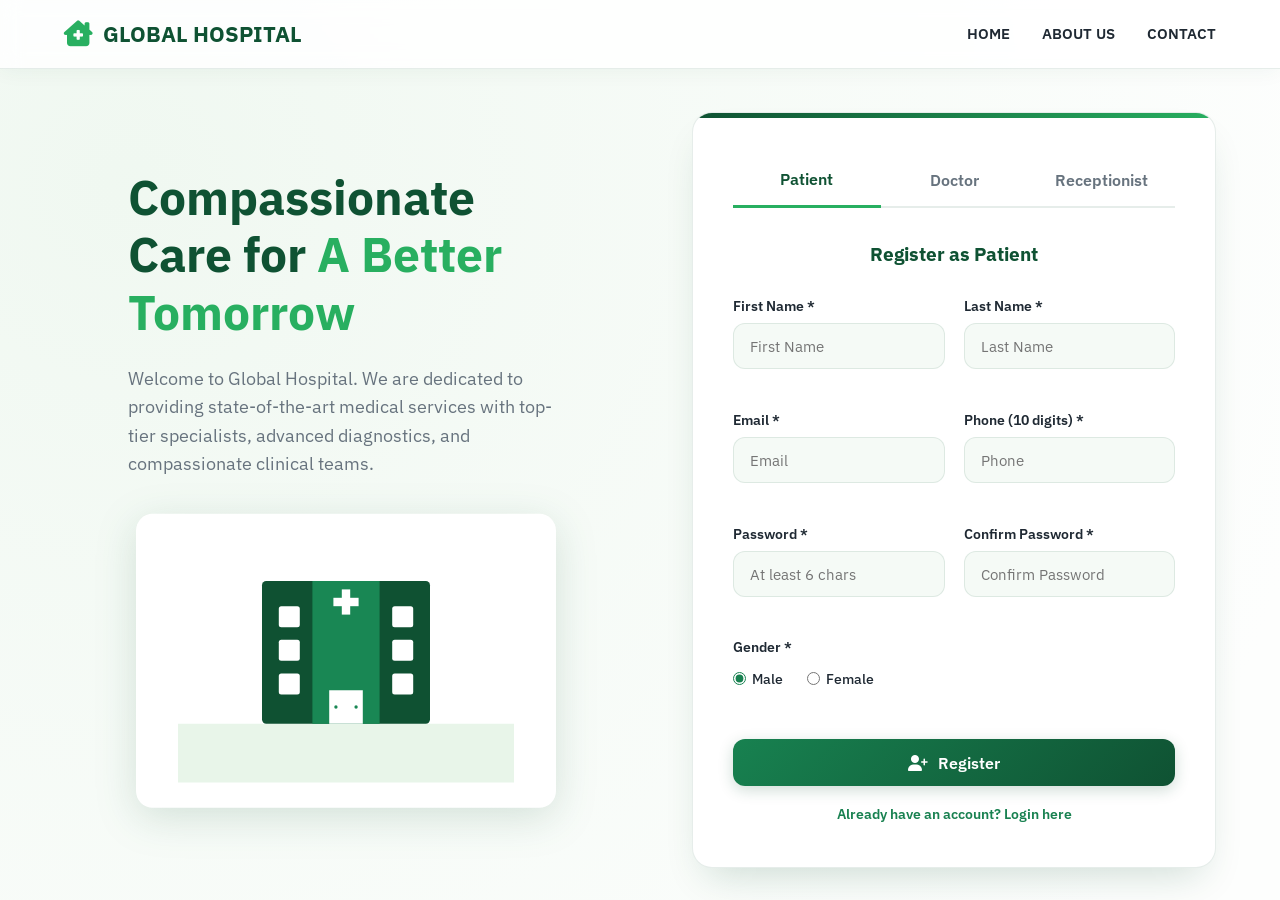
<file: frontend/index.html>
<!DOCTYPE html>
<html lang="en">
<head>
  <meta charset="UTF-8">
  <meta name="viewport" content="width=device-width, initial-scale=1.0">
  <title>Global Hospital - Care & Trust</title>
  <link rel="shortcut icon" type="image/x-icon" href="image/favicon.png" />
  <link rel="stylesheet" href="css/style.css">
  <link rel="stylesheet" href="https://cdnjs.cloudflare.com/ajax/libs/font-awesome/6.4.0/css/all.min.css">
</head>
<body>

  <!-- Premium Navigation -->
  <nav class="navbar">
    <a href="index.html" class="nav-brand">
      <i class="fa-solid fa-house-chimney-medical"></i>
      <span>GLOBAL HOSPITAL</span>
    </a>
    <ul class="nav-links">
      <li><a href="index.html" class="active">HOME</a></li>
      <li><a href="about.html">ABOUT US</a></li>
      <li><a href="contact.html">CONTACT</a></li>
    </ul>
  </nav>

  <!-- Hero Content -->
  <div class="hero-container">
    <div class="hero-left">
      <h1>Compassionate Care for <span>A Better Tomorrow</span></h1>
      <p>Welcome to Global Hospital. We are dedicated to providing state-of-the-art medical services with top-tier specialists, advanced diagnostics, and compassionate clinical teams.</p>
      
      <div style="text-align: center;">
        <!-- Using a high-quality online SVG placeholder or generic vector for hospital styling -->
        <svg viewBox="0 0 500 350" width="100%" height="auto" style="max-width: 420px; filter: drop-shadow(0 10px 20px rgba(15,81,50,0.15));">
          <rect width="500" height="350" rx="20" fill="#ffffff"/>
          <path d="M 50 250 L 450 250 L 450 320 L 50 320 Z" fill="#e8f5e9"/>
          <!-- Hospital building vector design -->
          <rect x="150" y="80" width="200" height="170" fill="#0f5132" rx="5"/>
          <rect x="210" y="80" width="80" height="170" fill="#198754"/>
          <!-- Windows -->
          <rect x="170" y="110" width="25" height="25" rx="3" fill="#ffffff"/>
          <rect x="170" y="150" width="25" height="25" rx="3" fill="#ffffff"/>
          <rect x="170" y="190" width="25" height="25" rx="3" fill="#ffffff"/>
          <rect x="305" y="110" width="25" height="25" rx="3" fill="#ffffff"/>
          <rect x="305" y="150" width="25" height="25" rx="3" fill="#ffffff"/>
          <rect x="305" y="190" width="25" height="25" rx="3" fill="#ffffff"/>
          <!-- Hospital Cross Symbol -->
          <rect x="235" y="100" width="30" height="10" fill="#ffffff"/>
          <rect x="245" y="90" width="10" height="30" fill="#ffffff"/>
          <!-- Door -->
          <path d="M 230 250 L 230 210 L 270 210 L 270 250 Z" fill="#ffffff"/>
          <circle cx="238" cy="230" r="2" fill="#198754"/>
          <circle cx="262" cy="230" r="2" fill="#198754"/>
        </svg>
      </div>
    </div>

    <div class="hero-right">
      <div class="auth-card">
        <!-- Tabs Navigation -->
        <div class="auth-tabs">
          <button class="auth-tab-btn active" id="btn-tab-patient" onclick="switchTab('patient')">Patient</button>
          <button class="auth-tab-btn" id="btn-tab-doctor" onclick="switchTab('doctor')">Doctor</button>
          <button class="auth-tab-btn" id="btn-tab-receptionist" onclick="switchTab('receptionist')">Receptionist</button>
        </div>

        <div id="alert-box"></div>

        <!-- PATIENT AUTH (REGISTER/LOGIN TOGGLE) -->
        <div id="patient-auth-section">
          <!-- Patient Registration Form -->
          <div id="patient-register-form">
            <h3 style="color: var(--primary-color); margin-bottom: 1.5rem; text-align: center;">Register as Patient</h3>
            <form onsubmit="handlePatientRegister(event)" id="pat-reg-form">
              <div class="form-grid">
                <div class="form-group">
                  <label for="reg-fname">First Name *</label>
                  <input type="text" id="reg-fname" class="form-control" placeholder="First Name" required onkeydown="return alphaOnly(event)">
                </div>
                <div class="form-group">
                  <label for="reg-lname">Last Name *</label>
                  <input type="text" id="reg-lname" class="form-control" placeholder="Last Name" required onkeydown="return alphaOnly(event)">
                </div>
                <div class="form-group">
                  <label for="reg-email">Email *</label>
                  <input type="email" id="reg-email" class="form-control" placeholder="Email" required>
                </div>
                <div class="form-group">
                  <label for="reg-contact">Phone (10 digits) *</label>
                  <input type="tel" id="reg-contact" class="form-control" placeholder="Phone" pattern="[0-9]{10}" required>
                </div>
                <div class="form-group">
                  <label for="reg-password">Password *</label>
                  <input type="password" id="reg-password" class="form-control" placeholder="At least 6 chars" required minlength="6" onkeyup="checkPasswordMatch()">
                </div>
                <div class="form-group">
                  <label for="reg-cpassword">Confirm Password *</label>
                  <input type="password" id="reg-cpassword" class="form-control" placeholder="Confirm Password" required onkeyup="checkPasswordMatch()">
                  <span id="pwd-match-msg" style="font-size: 0.8rem; font-weight: 600;"></span>
                </div>
                <div class="form-group full-width">
                  <label>Gender *</label>
                  <div class="radio-group">
                    <label class="radio-label">
                      <input type="radio" name="pat-gender" value="Male" checked> Male
                    </label>
                    <label class="radio-label">
                      <input type="radio" name="pat-gender" value="Female"> Female
                    </label>
                  </div>
                </div>
              </div>
              <button type="submit" class="btn-primary" style="margin-top: 1.5rem;">
                <i class="fa-solid fa-user-plus"></i> Register
              </button>
            </form>
            <div style="text-align: center;">
              <a href="#" class="link-alt" onclick="togglePatientAuthView('login')">Already have an account? Login here</a>
            </div>
          </div>

          <!-- Patient Login Form -->
          <div id="patient-login-form" style="display: none;">
            <h3 style="color: var(--primary-color); margin-bottom: 1.5rem; text-align: center;">Patient Login</h3>
            <form onsubmit="handlePatientLogin(event)">
              <div class="form-group">
                <label for="pat-login-email">Email Address *</label>
                <input type="email" id="pat-login-email" class="form-control" placeholder="Enter Email" required>
              </div>
              <div class="form-group">
                <label for="pat-login-password">Password *</label>
                <input type="password" id="pat-login-password" class="form-control" placeholder="Enter Password" required>
              </div>
              <button type="submit" class="btn-primary" style="margin-top: 1.5rem;">
                <i class="fa-solid fa-right-to-bracket"></i> Login
              </button>
            </form>
            <div style="text-align: center;">
              <a href="#" class="link-alt" onclick="togglePatientAuthView('register')">New Patient? Register here</a>
            </div>
          </div>
        </div>

        <!-- DOCTOR LOGIN -->
        <div id="doctor-auth-section" style="display: none;">
          <h3 style="color: var(--primary-color); margin-bottom: 1.5rem; text-align: center;">Doctor Login</h3>
          <form onsubmit="handleDoctorLogin(event)">
            <div class="form-group">
              <label for="doc-login-username">Username *</label>
              <input type="text" id="doc-login-username" class="form-control" placeholder="Username" required>
            </div>
            <div class="form-group">
              <label for="doc-login-password">Password *</label>
              <input type="password" id="doc-login-password" class="form-control" placeholder="Password" required>
            </div>
            <button type="submit" class="btn-primary" style="margin-top: 1.5rem;">
              <i class="fa-solid fa-user-md"></i> Login
            </button>
          </form>
        </div>

        <!-- RECEPTIONIST LOGIN -->
        <div id="receptionist-auth-section" style="display: none;">
          <h3 style="color: var(--primary-color); margin-bottom: 1.5rem; text-align: center;">Receptionist Login</h3>
          <form onsubmit="handleReceptionistLogin(event)">
            <div class="form-group">
              <label for="rec-login-username">Username *</label>
              <input type="text" id="rec-login-username" class="form-control" placeholder="Username" required>
            </div>
            <div class="form-group">
              <label for="rec-login-password">Password *</label>
              <input type="password" id="rec-login-password" class="form-control" placeholder="Password" required>
            </div>
            <button type="submit" class="btn-primary" style="margin-top: 1.5rem;">
              <i class="fa-solid fa-user-shield"></i> Login
            </button>
          </form>
        </div>

      </div>
    </div>
  </div>

  <script src="js/main.js"></script>
</body>
</html>
</file>
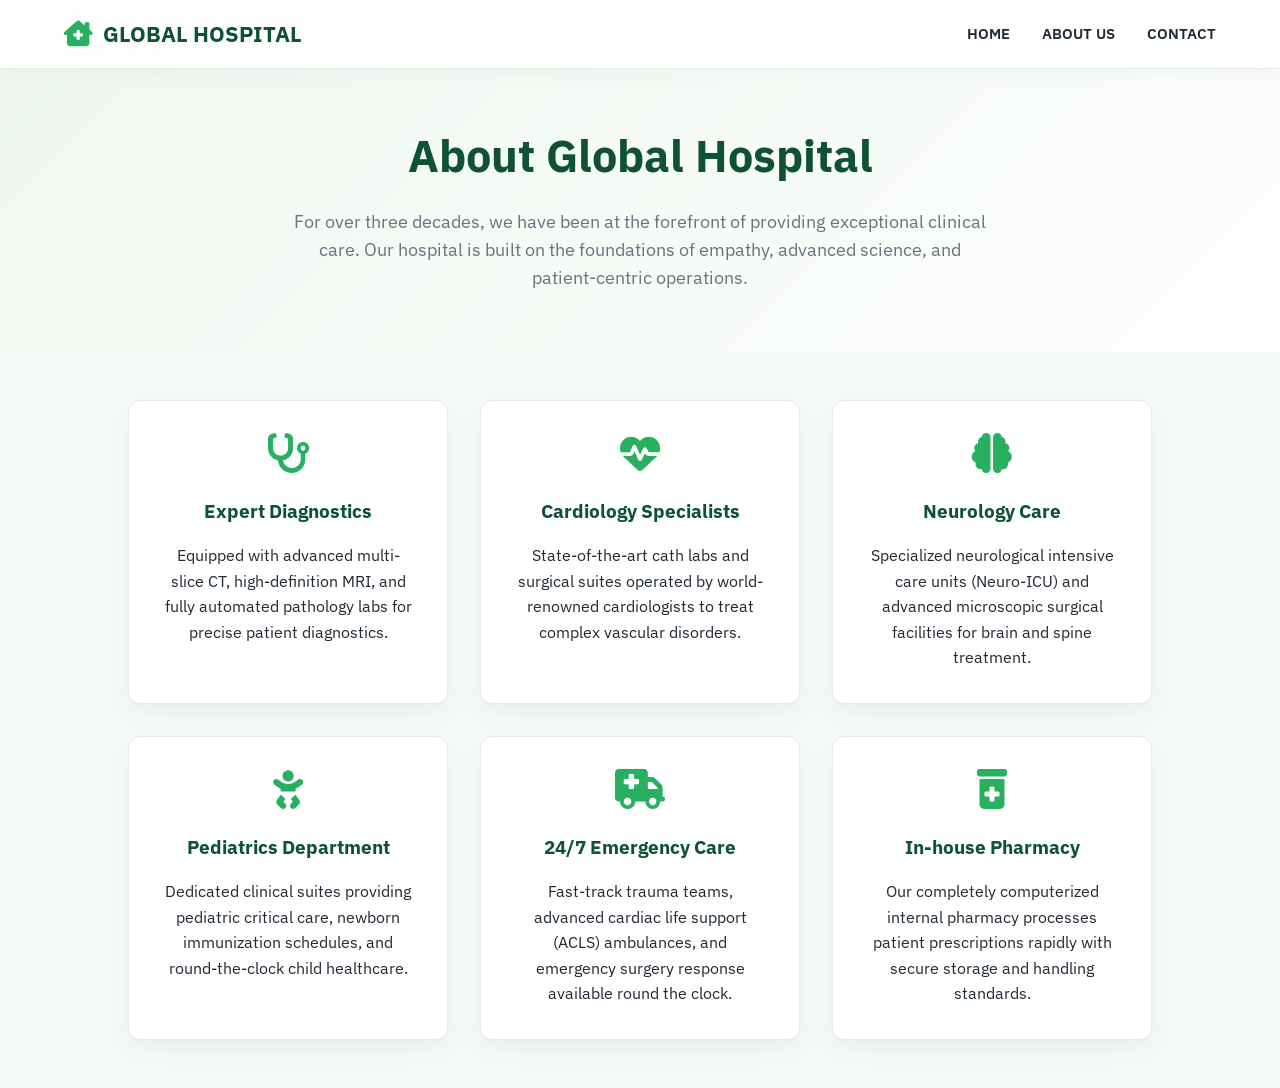
<file: frontend/about.html>
<!DOCTYPE html>
<html lang="en">
<head>
  <meta charset="UTF-8">
  <meta name="viewport" content="width=device-width, initial-scale=1.0">
  <title>About Us - Global Hospital</title>
  <link rel="shortcut icon" type="image/x-icon" href="image/favicon.png" />
  <link rel="stylesheet" href="css/style.css">
  <link rel="stylesheet" href="https://cdnjs.cloudflare.com/ajax/libs/font-awesome/6.4.0/css/all.min.css">
</head>
<body>

  <!-- Navigation -->
  <nav class="navbar">
    <a href="index.html" class="nav-brand">
      <i class="fa-solid fa-house-chimney-medical"></i>
      <span>GLOBAL HOSPITAL</span>
    </a>
    <ul class="nav-links">
      <li><a href="index.html">HOME</a></li>
      <li><a href="about.html" class="active">ABOUT US</a></li>
      <li><a href="contact.html">CONTACT</a></li>
    </ul>
  </nav>

  <!-- About Hero -->
  <header class="about-hero">
    <h1>About Global Hospital</h1>
    <p style="color: var(--text-muted); max-width: 700px; margin: 0 auto; font-size: 1.1rem;">
      For over three decades, we have been at the forefront of providing exceptional clinical care. Our hospital is built on the foundations of empathy, advanced science, and patient-centric operations.
    </p>
  </header>

  <!-- Service Cards -->
  <main class="about-grid">
    <div class="about-card">
      <i class="fa-solid fa-stethoscope"></i>
      <h3>Expert Diagnostics</h3>
      <p>Equipped with advanced multi-slice CT, high-definition MRI, and fully automated pathology labs for precise patient diagnostics.</p>
    </div>
    
    <div class="about-card">
      <i class="fa-solid fa-heart-pulse"></i>
      <h3>Cardiology Specialists</h3>
      <p>State-of-the-art cath labs and surgical suites operated by world-renowned cardiologists to treat complex vascular disorders.</p>
    </div>

    <div class="about-card">
      <i class="fa-solid fa-brain"></i>
      <h3>Neurology Care</h3>
      <p>Specialized neurological intensive care units (Neuro-ICU) and advanced microscopic surgical facilities for brain and spine treatment.</p>
    </div>

    <div class="about-card">
      <i class="fa-solid fa-baby"></i>
      <h3>Pediatrics Department</h3>
      <p>Dedicated clinical suites providing pediatric critical care, newborn immunization schedules, and round-the-clock child healthcare.</p>
    </div>

    <div class="about-card">
      <i class="fa-solid fa-truck-medical"></i>
      <h3>24/7 Emergency Care</h3>
      <p>Fast-track trauma teams, advanced cardiac life support (ACLS) ambulances, and emergency surgery response available round the clock.</p>
    </div>

    <div class="about-card">
      <i class="fa-solid fa-prescription-bottle-medical"></i>
      <h3>In-house Pharmacy</h3>
      <p>Our completely computerized internal pharmacy processes patient prescriptions rapidly with secure storage and handling standards.</p>
    </div>
  </main>

  <script src="js/main.js"></script>
</body>
</html>
</file>
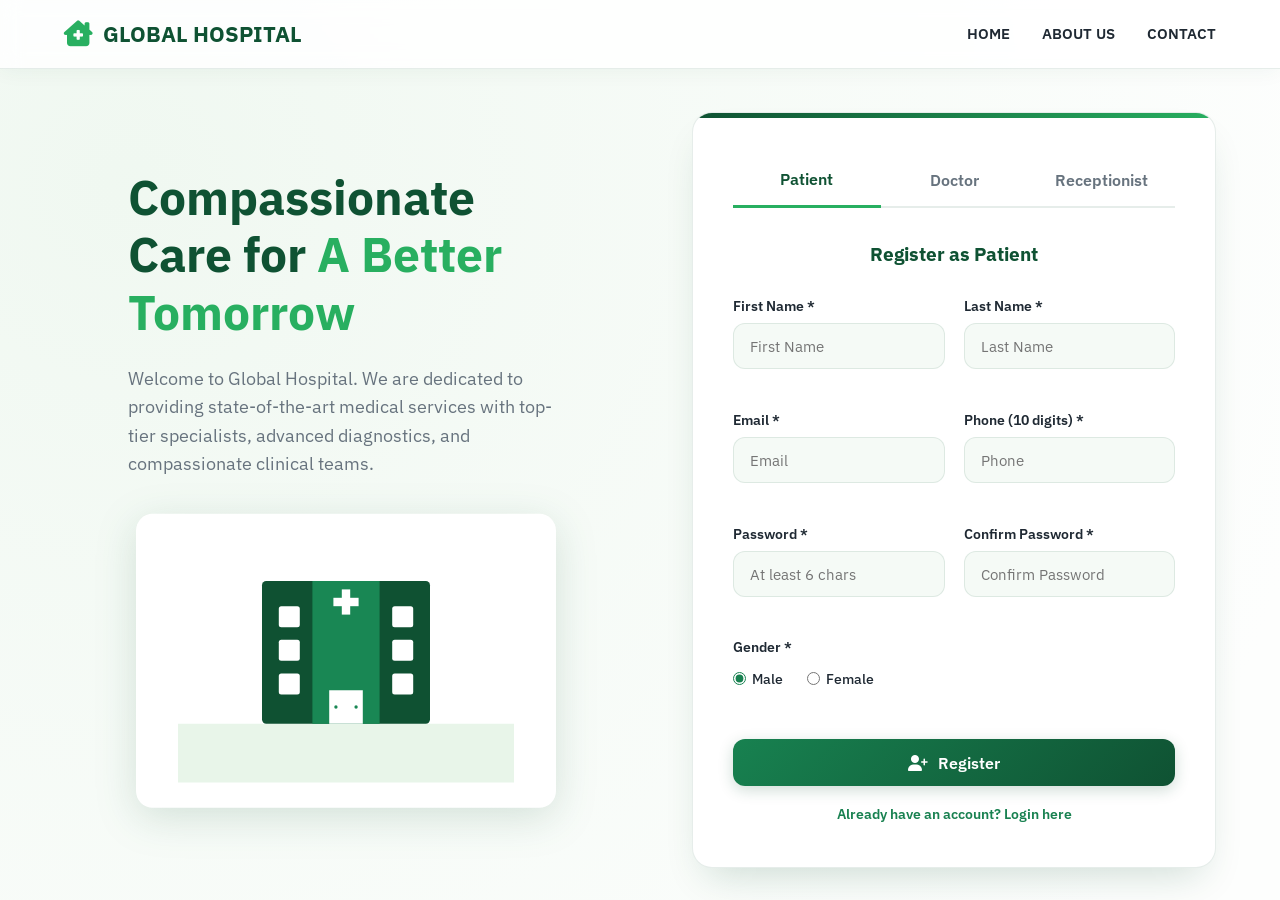
<file: frontend/dashboard-doctor.html>
<!DOCTYPE html>
<html lang="en">
<head>
  <meta charset="UTF-8">
  <meta name="viewport" content="width=device-width, initial-scale=1.0">
  <title>Doctor Dashboard - Global Hospital</title>
  <link rel="shortcut icon" type="image/x-icon" href="image/favicon.png" />
  <link rel="stylesheet" href="css/style.css">
  <link rel="stylesheet" href="https://cdnjs.cloudflare.com/ajax/libs/font-awesome/6.4.0/css/all.min.css">
</head>
<body>

  <!-- Navigation -->
  <nav class="navbar">
    <a href="#" class="nav-brand">
      <i class="fa-solid fa-house-chimney-medical"></i>
      <span>GLOBAL HOSPITAL</span>
    </a>
    <ul class="nav-links">
      <li><a href="#" class="btn-logout" onclick="handleLogout()"><i class="fa-solid fa-right-from-bracket"></i> Logout</a></li>
    </ul>
  </nav>

  <!-- Dashboard Container -->
  <div class="dashboard-container">
    
    <!-- Sidebar -->
    <aside class="sidebar">
      <div class="sidebar-profile">
        <div class="profile-avatar">
          <i class="fa-solid fa-user-md"></i>
        </div>
        <div class="profile-name" id="doctor-display-name">Dr. Doctor Name</div>
        <div class="profile-role" id="doctor-display-spec">Specialization</div>
      </div>

      <ul class="sidebar-menu">
        <li>
          <a class="menu-item active" id="menu-appointments" onclick="switchPanel('appointments')">
            <i class="fa-solid fa-calendar-check"></i>
            <span>Appointments</span>
          </a>
        </li>
        <li>
          <a class="menu-item" id="menu-prescriptions" onclick="switchPanel('prescriptions')">
            <i class="fa-solid fa-file-prescription"></i>
            <span>Prescriptions Written</span>
          </a>
        </li>
      </ul>
    </aside>

    <!-- Main Content -->
    <main class="main-content">
      
      <!-- Panel 1: Doctor Appointments -->
      <section class="tab-panel active" id="panel-appointments">
        <div class="dashboard-header">
          <h2>Appointments Scheduled for You</h2>
        </div>

        <div id="doctor-alert"></div>

        <div class="content-card">
          <div class="table-responsive">
            <table>
              <thead>
                <tr>
                  <th>Appointment ID</th>
                  <th>Patient ID</th>
                  <th>Patient Name</th>
                  <th>Gender</th>
                  <th>Email</th>
                  <th>Contact</th>
                  <th>Date</th>
                  <th>Time</th>
                  <th>Status</th>
                  <th>Action</th>
                </tr>
              </thead>
              <tbody id="doctor-appointments-table">
                <!-- Dynamically populated -->
              </tbody>
            </table>
          </div>
        </div>

        <!-- Prescribe Section (Hidden until clicked) -->
        <div class="content-card" id="prescription-form-container" style="display: none; margin-top: 2rem;">
          <h3><i class="fa-solid fa-file-prescription" style="color: var(--accent-color);"></i> Write Prescription</h3>
          <form onsubmit="handlePrescriptionSubmit(event)">
            <input type="hidden" id="pres-app-id">
            <input type="hidden" id="pres-pat-id">
            
            <div class="form-grid">
              <div class="form-group">
                <label for="pres-pat-name">Patient Name</label>
                <input type="text" id="pres-pat-name" class="form-control" readonly style="background-color: #e9ecef;">
              </div>
              <div class="form-group">
                <label for="pres-disease">Disease / Diagnosis *</label>
                <input type="text" id="pres-disease" class="form-control" placeholder="E.g., Hypertension" required>
              </div>
              <div class="form-group">
                <label for="pres-allergy">Allergies *</label>
                <input type="text" id="pres-allergy" class="form-control" placeholder="E.g., Penicillin (or 'None')" required>
              </div>
              <div class="form-group full-width">
                <label for="pres-meds">Prescription / Medications *</label>
                <textarea id="pres-meds" class="form-control" rows="4" placeholder="Enter dosage instructions..." required></textarea>
              </div>
            </div>

            <div style="display: flex; gap: 10px; margin-top: 1rem;">
              <button type="submit" class="btn-primary" style="max-width: 200px;">
                <i class="fa-solid fa-paper-plane"></i> Save Prescription
              </button>
              <button type="button" class="btn-action btn-cancel" onclick="cancelPrescribing()" style="padding: 0.85rem 1.5rem; border-radius: var(--border-radius);">
                Cancel
              </button>
            </div>
          </form>
        </div>
      </section>

      <!-- Panel 2: Prescriptions Written -->
      <section class="tab-panel" id="panel-prescriptions">
        <div class="dashboard-header">
          <h2>Prescriptions History</h2>
        </div>

        <div class="content-card">
          <div class="table-responsive">
            <table>
              <thead>
                <tr>
                  <th>Patient ID</th>
                  <th>Appointment ID</th>
                  <th>Patient Name</th>
                  <th>Date</th>
                  <th>Time</th>
                  <th>Disease</th>
                  <th>Allergies</th>
                  <th>Prescription</th>
                </tr>
              </thead>
              <tbody id="doctor-prescriptions-table">
                <!-- Dynamically populated -->
              </tbody>
            </table>
          </div>
        </div>
      </section>

    </main>
  </div>

  <script src="js/main.js"></script>
  <script>
    window.addEventListener('DOMContentLoaded', () => {
      const role = localStorage.getItem('role');
      if (role !== 'doctor') {
        window.location.href = 'index.html';
      }
      loadDoctorDashboard();
    });
  </script>
</body>
</html>
</file>
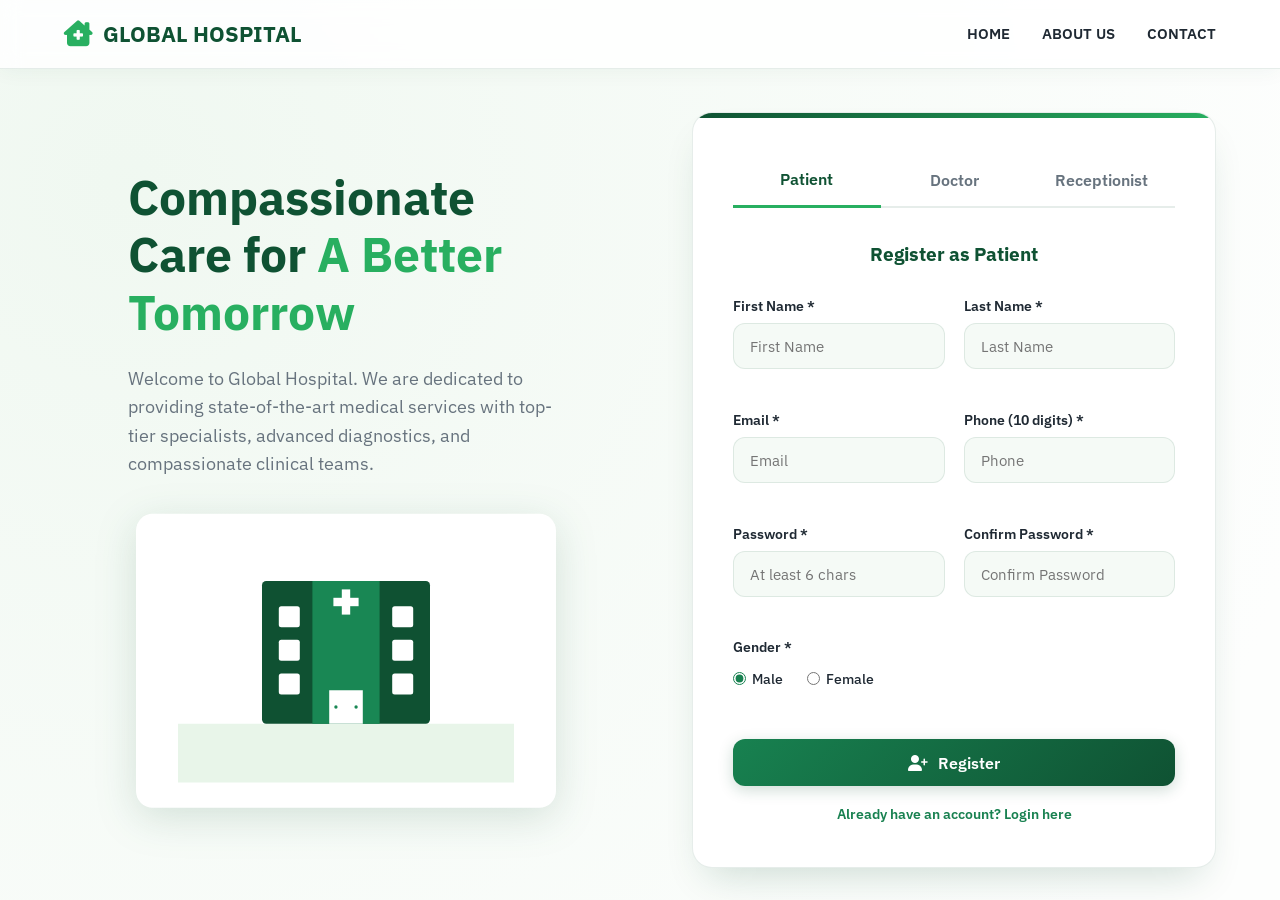
<file: frontend/dashboard-patient.html>
<!DOCTYPE html>
<html lang="en">
<head>
  <meta charset="UTF-8">
  <meta name="viewport" content="width=device-width, initial-scale=1.0">
  <title>Patient Dashboard - Global Hospital</title>
  <link rel="shortcut icon" type="image/x-icon" href="image/favicon.png" />
  <link rel="stylesheet" href="css/style.css">
  <link rel="stylesheet" href="https://cdnjs.cloudflare.com/ajax/libs/font-awesome/6.4.0/css/all.min.css">
</head>
<body>

  <!-- Navigation -->
  <nav class="navbar">
    <a href="#" class="nav-brand">
      <i class="fa-solid fa-house-chimney-medical"></i>
      <span>GLOBAL HOSPITAL</span>
    </a>
    <ul class="nav-links">
      <li><a href="#" class="btn-logout" onclick="handleLogout()"><i class="fa-solid fa-right-from-bracket"></i> Logout</a></li>
    </ul>
  </nav>

  <!-- Dashboard Main Container -->
  <div class="dashboard-container">
    
    <!-- Sidebar -->
    <aside class="sidebar">
      <div class="sidebar-profile">
        <div class="profile-avatar">
          <i class="fa-solid fa-user-injured"></i>
        </div>
        <div class="profile-name" id="patient-display-name">Patient Name</div>
        <div class="profile-role">Registered Patient</div>
      </div>

      <ul class="sidebar-menu">
        <li>
          <a class="menu-item active" id="menu-dash" onclick="switchPanel('dash')">
            <i class="fa-solid fa-calendar-plus"></i>
            <span>Book Appointment</span>
          </a>
        </li>
        <li>
          <a class="menu-item" id="menu-history" onclick="switchPanel('history')">
            <i class="fa-solid fa-history"></i>
            <span>Appointment History</span>
          </a>
        </li>
        <li>
          <a class="menu-item" id="menu-pres" onclick="switchPanel('pres')">
            <i class="fa-solid fa-file-prescription"></i>
            <span>Prescriptions</span>
          </a>
        </li>
      </ul>
    </aside>

    <!-- Main Content -->
    <main class="main-content">
      
      <!-- Panel 1: Book Appointment -->
      <section class="tab-panel active" id="panel-dash">
        <div class="dashboard-header">
          <h2 id="welcome-patient-header">Welcome, Patient</h2>
        </div>

        <div id="booking-alert"></div>

        <div class="content-card">
          <h3><i class="fa-solid fa-calendar-check" style="color: var(--accent-color);"></i> Book a Consultation</h3>
          <form onsubmit="handleBookAppointment(event)">
            <div class="form-grid">
              
              <div class="form-group">
                <label for="book-spec">Specialization *</label>
                <select id="book-spec" class="form-control" onchange="loadDoctorsBySpec()" required>
                  <option value="">Select Specialization</option>
                  <!-- Dynamically populated -->
                </select>
              </div>

              <div class="form-group">
                <label for="book-doctor">Doctor *</label>
                <select id="book-doctor" class="form-control" onchange="updateFeesAndEmail()" required>
                  <option value="">Select Doctor</option>
                  <!-- Dynamically populated -->
                </select>
              </div>

              <div class="form-group">
                <label for="book-fees">Consultation Fees (INR)</label>
                <input type="text" id="book-fees" class="form-control" readonly style="background-color: #e9ecef; font-weight: 600;">
              </div>

              <div class="form-group">
                <label for="book-docemail">Doctor Email</label>
                <input type="text" id="book-docemail" class="form-control" readonly style="background-color: #e9ecef;">
              </div>

              <div class="form-group">
                <label for="book-docshift">Doctor Shift / Working Hours</label>
                <input type="text" id="book-docshift" class="form-control" readonly style="background-color: #e9ecef; font-weight: 600; color: var(--accent-color);" placeholder="Select a doctor">
              </div>

              <div class="form-group">
                <label for="book-date">Appointment Date *</label>
                <input type="date" id="book-date" class="form-control" required>
              </div>

              <div class="form-group" style="grid-column: 1 / -1;">
                <label style="font-weight: 600; display: block; margin-bottom: 0.5rem;">Select Time Slot * (Green = Available, Red = Booked)</label>
                <div id="slots-container" class="slots-grid">
                  <div style="color: var(--text-muted); font-style: italic;">Please select a doctor and a date to view available time slots.</div>
                </div>
                <input type="hidden" id="book-time" required>
              </div>

              <div class="form-group" style="grid-column: 1 / -1;">
                <label class="custom-checkbox" style="display: flex; align-items: center; gap: 0.5rem; cursor: pointer;">
                  <input type="checkbox" id="book-emergency" style="width: auto;">
                  <span style="color: #dc3545; font-weight: bold;"><i class="fa-solid fa-truck-medical"></i> Emergency Priority (Requires Immediate Attention)</span>
                </label>
              </div>

            </div>

            <button type="submit" class="btn-primary" style="margin-top: 1.5rem; max-width: 250px;">
              <i class="fa-solid fa-check"></i> Book Now
            </button>
          </form>
        </div>
      </section>

      <!-- Panel 2: Appointment History -->
      <section class="tab-panel" id="panel-history">
        <div class="dashboard-header">
          <h2>Your Appointment History</h2>
        </div>

        <div id="history-alert"></div>

        <div class="content-card">
          <div class="table-responsive">
            <table>
              <thead>
                <tr>
                  <th>Appointment ID</th>
                  <th>Doctor Name</th>
                  <th>Fees</th>
                  <th>Date</th>
                  <th>Time</th>
                  <th>Status</th>
                  <th>Action</th>
                </tr>
              </thead>
              <tbody id="patient-history-table">
                <!-- Dynamically populated -->
              </tbody>
            </table>
          </div>
        </div>
      </section>

      <!-- Panel 3: Prescriptions -->
      <section class="tab-panel" id="panel-pres">
        <div class="dashboard-header">
          <h2>Your Prescriptions</h2>
        </div>

        <div class="content-card">
          <div class="table-responsive">
            <table>
              <thead>
                <tr>
                  <th>Doctor Name</th>
                  <th>Appointment Date</th>
                  <th>Appointment Time</th>
                  <th>Disease</th>
                  <th>Allergy</th>
                  <th>Prescription</th>
                  <th>Bill Details</th>
                </tr>
              </thead>
              <tbody id="patient-pres-table">
                <!-- Dynamically populated -->
              </tbody>
            </table>
          </div>

          <!-- Printable Receipt Section -->
          <div id="receipt-container" style="display: none;">
            <div class="receipt-box" id="bill-receipt">
              <!-- Dynamically populated -->
            </div>
            <button class="btn-primary" onclick="printReceipt()" style="margin-top: 1rem; max-width: 200px;">
              <i class="fa-solid fa-print"></i> Print Receipt
            </button>
          </div>

        </div>
      </section>

    </main>
  </div>

  <script src="js/main.js"></script>
  <script>
    // Security check - ensure patient is logged in
    window.addEventListener('DOMContentLoaded', () => {
      const role = localStorage.getItem('role');
      if (role !== 'patient') {
        window.location.href = 'index.html';
      }
      loadPatientDashboard();
    });
  </script>
</body>
</html>
</file>
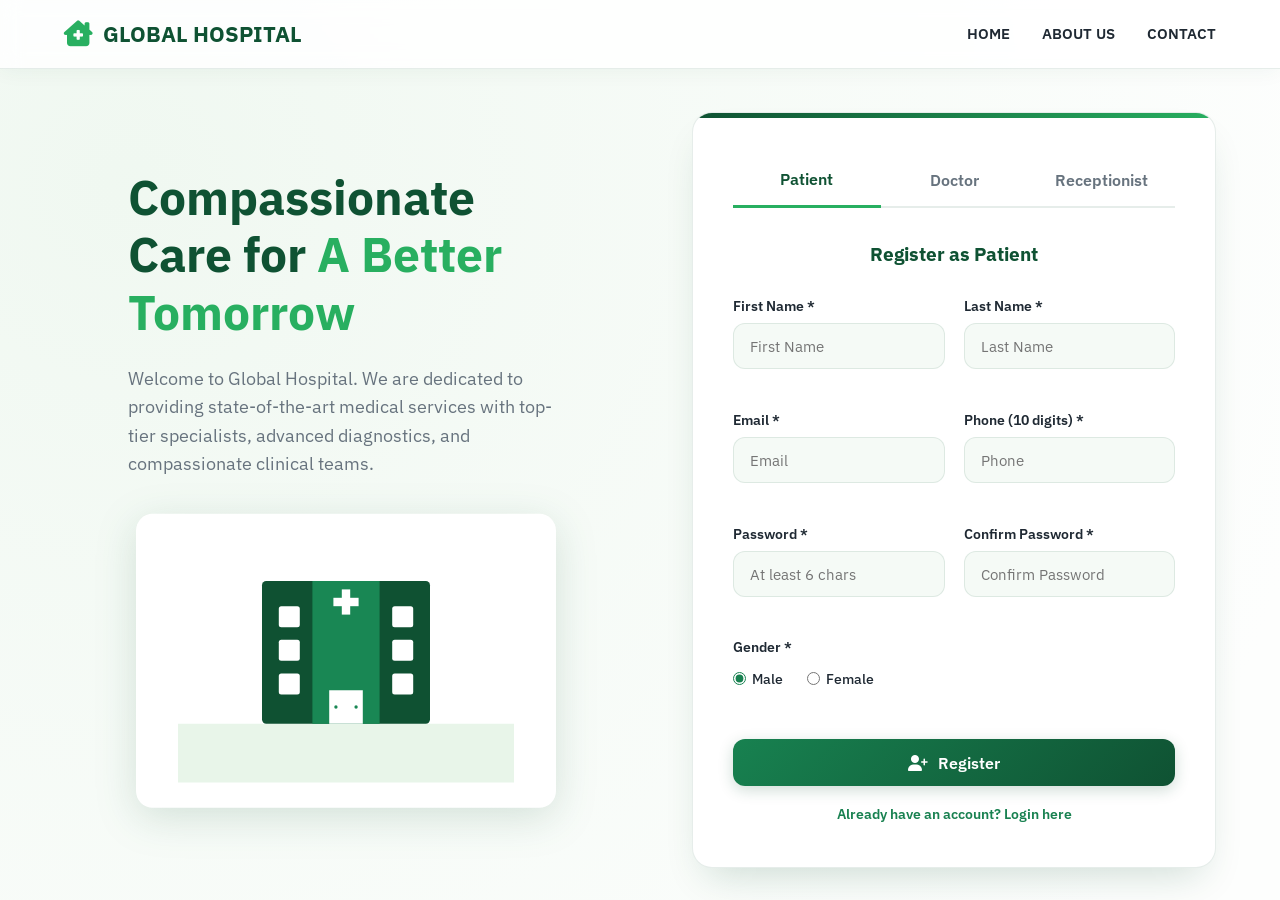
<file: frontend/dashboard-receptionist.html>
<!DOCTYPE html>
<html lang="en">
<head>
  <meta charset="UTF-8">
  <meta name="viewport" content="width=device-width, initial-scale=1.0">
  <title>Receptionist Dashboard - Global Hospital</title>
  <link rel="shortcut icon" type="image/x-icon" href="image/favicon.png" />
  <link rel="stylesheet" href="css/style.css">
  <link rel="stylesheet" href="https://cdnjs.cloudflare.com/ajax/libs/font-awesome/6.4.0/css/all.min.css">
</head>
<body>

  <!-- Navigation -->
  <nav class="navbar">
    <a href="#" class="nav-brand">
      <i class="fa-solid fa-house-chimney-medical"></i>
      <span>GLOBAL HOSPITAL</span>
    </a>
    <ul class="nav-links">
      <li><a href="#" class="btn-logout" onclick="handleLogout()"><i class="fa-solid fa-right-from-bracket"></i> Logout</a></li>
    </ul>
  </nav>

  <!-- Dashboard Container -->
  <div class="dashboard-container">
    
    <!-- Sidebar -->
    <aside class="sidebar">
      <div class="sidebar-profile">
        <div class="profile-avatar">
          <i class="fa-solid fa-user-shield"></i>
        </div>
        <div class="profile-name">Receptionist</div>
        <div class="profile-role">Admin Control Panel</div>
      </div>

      <ul class="sidebar-menu" style="font-size: 0.95rem;">
        <li>
          <a class="menu-item active" id="menu-dash" onclick="switchPanel('dash')">
            <i class="fa-solid fa-chart-line"></i>
            <span>Dashboard Stats</span>
          </a>
        </li>
        <li>
          <a class="menu-item" id="menu-docs" onclick="switchPanel('docs')">
            <i class="fa-solid fa-user-md"></i>
            <span>Doctor List</span>
          </a>
        </li>
        <li>
          <a class="menu-item" id="menu-pats" onclick="switchPanel('pats')">
            <i class="fa-solid fa-user-injured"></i>
            <span>Patient List</span>
          </a>
        </li>
        <li>
          <a class="menu-item" id="menu-apps" onclick="switchPanel('apps')">
            <i class="fa-solid fa-calendar-alt"></i>
            <span>Appointments</span>
          </a>
        </li>
        <li>
          <a class="menu-item" id="menu-queries" onclick="switchPanel('queries')">
            <i class="fa-solid fa-question-circle"></i>
            <span>Contact Queries</span>
          </a>
        </li>
      </ul>
    </aside>

    <!-- Main Content -->
    <main class="main-content">
      
      <!-- Panel 1: Stats Overview -->
      <section class="tab-panel active" id="panel-dash">
        <div class="dashboard-header">
          <h2>Receptionist Stats Overview</h2>
        </div>

        <div class="stats-grid">
          <div class="stat-card">
            <div class="stat-icon"><i class="fa-solid fa-user-md"></i></div>
            <div class="stat-info">
              <h3>Active Doctors</h3>
              <p id="stat-count-doctors">0</p>
            </div>
          </div>
          <div class="stat-card">
            <div class="stat-icon"><i class="fa-solid fa-user-injured"></i></div>
            <div class="stat-info">
              <h3>Total Patients</h3>
              <p id="stat-count-patients">0</p>
            </div>
          </div>
          <div class="stat-card">
            <div class="stat-icon"><i class="fa-solid fa-calendar-check"></i></div>
            <div class="stat-info">
              <h3>Appointments</h3>
              <p id="stat-count-appointments">0</p>
            </div>
          </div>
          <div class="stat-card">
            <div class="stat-icon"><i class="fa-solid fa-comment-dots"></i></div>
            <div class="stat-info">
              <h3>Unresolved Queries</h3>
              <p id="stat-count-queries">0</p>
            </div>
          </div>
        </div>

        <!-- Add Doctor Section -->
        <div class="content-card">
          <h3><i class="fa-solid fa-user-plus" style="color: var(--accent-color);"></i> Add Doctor</h3>
          <div id="add-doc-alert"></div>
          <form onsubmit="handleAddDoctor(event)">
            <div class="form-grid">
              <div class="form-group">
                <label for="add-doc-name">Doctor Name *</label>
                <input type="text" id="add-doc-name" class="form-control" placeholder="Name (e.g. Ashok)" required onkeydown="return alphaOnly(event)">
              </div>
              <div class="form-group">
                <label for="add-doc-email">Email Address *</label>
                <input type="email" id="add-doc-email" class="form-control" placeholder="Email" required>
              </div>
              <div class="form-group">
                <label for="add-doc-spec">Specialization *</label>
                <select id="add-doc-spec" class="form-control" required>
                  <option value="">Select Specialization</option>
                  <option value="General">General</option>
                  <option value="Cardiologist">Cardiologist</option>
                  <option value="Neurologist">Neurologist</option>
                  <option value="Pediatrician">Pediatrician</option>
                </select>
              </div>
              <div class="form-group">
                <label for="add-doc-fees">Fees (INR) *</label>
                <input type="number" id="add-doc-fees" class="form-control" placeholder="Fees" required>
              </div>
              <div class="form-group">
                <label for="add-doc-password">Password *</label>
                <input type="password" id="add-doc-password" class="form-control" placeholder="Password" required minlength="6">
              </div>
              <div class="form-group">
                <label for="add-doc-starttime">Shift Start Time *</label>
                <input type="time" id="add-doc-starttime" class="form-control" value="09:00" required>
              </div>
              <div class="form-group">
                <label for="add-doc-endtime">Shift End Time *</label>
                <input type="time" id="add-doc-endtime" class="form-control" value="16:45" required>
              </div>
            </div>
            <button type="submit" class="btn-primary" style="margin-top: 1rem; max-width: 200px;">
              <i class="fa-solid fa-save"></i> Save Doctor
            </button>
          </form>
        </div>
      </section>

      <!-- Panel 2: Doctors List -->
      <section class="tab-panel" id="panel-docs">
        <div class="dashboard-header">
          <h2>Doctor List</h2>
        </div>

        <div id="docs-list-alert"></div>

        <!-- Edit Doctor Modal / Card -->
        <div class="content-card" id="edit-doc-card" style="display: none; border: 2px solid var(--accent-color); margin-bottom: 2rem;">
          <h3><i class="fa-solid fa-user-pen" style="color: var(--accent-color);"></i> Edit Doctor Details</h3>
          <div id="edit-doc-alert"></div>
          <form onsubmit="handleUpdateDoctor(event)">
            <input type="hidden" id="edit-doc-id">
            <div class="form-grid">
              <div class="form-group">
                <label for="edit-doc-name">Doctor Name *</label>
                <input type="text" id="edit-doc-name" class="form-control" required onkeydown="return alphaOnly(event)">
              </div>
              <div class="form-group">
                <label for="edit-doc-email">Email Address *</label>
                <input type="email" id="edit-doc-email" class="form-control" required>
              </div>
              <div class="form-group">
                <label for="edit-doc-spec">Specialization *</label>
                <select id="edit-doc-spec" class="form-control" required>
                  <option value="">Select Specialization</option>
                  <option value="General">General</option>
                  <option value="Cardiologist">Cardiologist</option>
                  <option value="Neurologist">Neurologist</option>
                  <option value="Pediatrician">Pediatrician</option>
                </select>
              </div>
              <div class="form-group">
                <label for="edit-doc-fees">Fees (INR) *</label>
                <input type="number" id="edit-doc-fees" class="form-control" required>
              </div>
              <div class="form-group">
                <label for="edit-doc-starttime">Shift Start Time *</label>
                <input type="time" id="edit-doc-starttime" class="form-control" required>
              </div>
              <div class="form-group">
                <label for="edit-doc-endtime">Shift End Time *</label>
                <input type="time" id="edit-doc-endtime" class="form-control" required>
              </div>
            </div>
            <div style="display: flex; gap: 10px; margin-top: 1rem;">
              <button type="submit" class="btn-primary" style="max-width: 180px;">
                <i class="fa-solid fa-check"></i> Update Doctor
              </button>
              <button type="button" class="btn-action" onclick="cancelEditDoctor()" style="background-color: #6c757d; color: white; border: none; padding: 8px 16px; border-radius: 4px;">
                Cancel
              </button>
            </div>
          </form>
        </div>

        <div class="content-card">
          <div class="table-responsive">
            <table>
              <thead>
                <tr>
                  <th>Doctor Name</th>
                  <th>Specialization</th>
                  <th>Email</th>
                  <th>Time Slot / Shift</th>
                  <th>Fees (INR)</th>
                  <th>Action</th>
                </tr>
              </thead>
              <tbody id="receptionist-docs-table">
                <!-- Dynamically populated -->
              </tbody>
            </table>
          </div>
        </div>
      </section>

      <!-- Panel 3: Patients List -->
      <section class="tab-panel" id="panel-pats">
        <div class="dashboard-header">
          <h2>Patient List</h2>
        </div>

        <div class="search-container">
          <input type="text" id="patient-search-query" class="form-control search-input" placeholder="Search by name/phone..." onkeyup="searchPatients()">
        </div>

        <div class="content-card">
          <div class="table-responsive">
            <table>
              <thead>
                <tr>
                  <th>Patient ID</th>
                  <th>First Name</th>
                  <th>Last Name</th>
                  <th>Gender</th>
                  <th>Email</th>
                  <th>Contact</th>
                </tr>
              </thead>
              <tbody id="receptionist-pats-table">
                <!-- Dynamically populated -->
              </tbody>
            </table>
          </div>
        </div>
      </section>

      <!-- Panel 4: Appointments Details -->
      <section class="tab-panel" id="panel-apps">
        <div class="dashboard-header">
          <h2>System Appointments Details</h2>
        </div>

        <div class="search-container" style="justify-content: space-between; align-items: center;">
          <div>
            <label style="display: inline-block; margin-right: 10px; font-weight: 600;">Sort By:</label>
            <select id="appointment-sort-param" class="form-control" style="width: auto; display: inline-block;" onchange="loadReceptionistAppointments()">
              <option value="date">Date & Time</option>
              <option value="name">Patient Name</option>
              <option value="fees">Fees</option>
            </select>
          </div>
          <input type="text" id="appointment-search-query" class="form-control search-input" placeholder="Search by Doctor/Patient..." onkeyup="searchAppointments()">
        </div>

        <div id="apps-list-alert"></div>

        <div class="content-card">
          <div class="table-responsive">
            <table>
              <thead>
                <tr>
                  <th>App ID</th>
                  <th>Patient ID</th>
                  <th>Patient Name</th>
                  <th>Doctor</th>
                  <th>Fees</th>
                  <th>Date</th>
                  <th>Time</th>
                  <th>Status</th>
                  <th>Action</th>
                </tr>
              </thead>
              <tbody id="receptionist-apps-table">
                <!-- Dynamically populated -->
              </tbody>
            </table>
          </div>
        </div>
      </section>

      <!-- Panel 5: Contact Queries -->
      <section class="tab-panel" id="panel-queries">
        <div class="dashboard-header">
          <h2>Feedback / Contact Queries</h2>
        </div>

        <div class="content-card">
          <div class="table-responsive">
            <table>
              <thead>
                <tr>
                  <th>Sender Name</th>
                  <th>Email</th>
                  <th>Contact</th>
                  <th>Message</th>
                </tr>
              </thead>
              <tbody id="receptionist-queries-table">
                <!-- Dynamically populated -->
              </tbody>
            </table>
          </div>
        </div>
      </section>

    </main>
  </div>

  <script src="js/main.js"></script>
  <script>
    window.addEventListener('DOMContentLoaded', () => {
      const role = localStorage.getItem('role');
      if (role !== 'receptionist') {
        window.location.href = 'index.html';
      }
      loadReceptionistDashboard();
    });
  </script>
</body>
</html>
</file>
<file: frontend/css/style.css>
@import url('https://fonts.googleapis.com/css?family=IBM+Plex+Sans:300,400,500,600,700&display=swap');

:root {
  --primary-color: hsl(152, 69%, 19%);      /* Deep Emerald Green */
  --primary-light: hsl(152, 69%, 30%);      /* Medium Mint Green */
  --accent-color: hsl(145, 63%, 42%);       /* Alert/Accent Mint Green */
  --bg-color: hsl(135, 30%, 97%);           /* Light Mint-Grey Background */
  --card-bg: hsl(0, 0%, 100%);              /* Crisp White */
  --text-dark: hsl(210, 24%, 16%);          /* Dark Slate Text */
  --text-muted: hsl(210, 10%, 45%);         /* Muted Slate Text */
  --border-color: hsla(152, 69%, 19%, 0.1);  /* Soft green borders */
  --shadow: 0 10px 30px -10px rgba(15, 81, 50, 0.12);
  --shadow-lg: 0 20px 40px -15px rgba(15, 81, 50, 0.2);
  --border-radius: 12px;
  --transition: all 0.3s cubic-bezier(0.4, 0, 0.2, 1);
}

* {
  box-sizing: border-box;
  margin: 0;
  padding: 0;
}

body {
  font-family: 'IBM Plex Sans', sans-serif;
  background-color: var(--bg-color);
  color: var(--text-dark);
  line-height: 1.6;
  overflow-x: hidden;
}

/* Scrollbar Styling */
::-webkit-scrollbar {
  width: 8px;
}
::-webkit-scrollbar-track {
  background: var(--bg-color);
}
::-webkit-scrollbar-thumb {
  background: var(--primary-light);
  border-radius: 4px;
}
::-webkit-scrollbar-thumb:hover {
  background: var(--primary-color);
}

/* Premium Navbar */
nav.navbar {
  display: flex;
  justify-content: space-between;
  align-items: center;
  padding: 1rem 5%;
  background: rgba(255, 255, 255, 0.85);
  backdrop-filter: blur(10px);
  border-bottom: 1px solid var(--border-color);
  position: fixed;
  top: 0;
  left: 0;
  right: 0;
  z-index: 1000;
  box-shadow: 0 2px 20px rgba(15, 81, 50, 0.05);
}

.nav-brand {
  font-size: 1.4rem;
  font-weight: 700;
  color: var(--primary-color);
  text-decoration: none;
  display: flex;
  align-items: center;
  gap: 10px;
}

.nav-brand i {
  font-size: 1.6rem;
  color: var(--accent-color);
}

.nav-links {
  display: flex;
  list-style: none;
  gap: 2rem;
  align-items: center;
}

.nav-links a {
  text-decoration: none;
  color: var(--text-dark);
  font-weight: 600;
  font-size: 0.95rem;
  transition: var(--transition);
  position: relative;
}

.nav-links a:hover {
  color: var(--primary-light);
}

.nav-links a::after {
  content: '';
  position: absolute;
  bottom: -5px;
  left: 0;
  width: 0;
  height: 2px;
  background-color: var(--accent-color);
  transition: var(--transition);
}

.nav-links a:hover::after {
  width: 100%;
}

.btn-logout {
  background-color: var(--primary-light);
  color: white !important;
  padding: 0.5rem 1.2rem;
  border-radius: 20px;
  transition: var(--transition);
}

.btn-logout:hover {
  background-color: var(--primary-color) !important;
  transform: translateY(-2px);
}

/* Landing Page Structure */
.hero-container {
  display: flex;
  min-height: 100vh;
  padding-top: 80px;
  background: radial-gradient(circle at 10% 20%, rgba(232, 245, 233, 0.4) 0%, rgba(255, 255, 255, 0.8) 90%);
}

.hero-left {
  flex: 1;
  display: flex;
  flex-direction: column;
  justify-content: center;
  padding: 0 5% 0 10%;
  animation: fadeIn 0.8s ease-out;
}

.hero-left h1 {
  font-size: 3rem;
  color: var(--primary-color);
  line-height: 1.2;
  margin-bottom: 1.5rem;
}

.hero-left h1 span {
  color: var(--accent-color);
}

.hero-left p {
  color: var(--text-muted);
  font-size: 1.1rem;
  margin-bottom: 2rem;
  max-width: 500px;
}

.hero-image {
  max-width: 100%;
  height: auto;
  border-radius: var(--border-radius);
  box-shadow: var(--shadow-lg);
  margin-top: 1.5rem;
}

.hero-right {
  flex: 1.2;
  display: flex;
  justify-content: center;
  align-items: center;
  padding: 2rem 5%;
}

/* Glassmorphism Card for Register/Login */
.auth-card {
  background: var(--card-bg);
  border: 1px solid var(--border-color);
  border-radius: 20px;
  padding: 2.5rem;
  width: 100%;
  max-width: 550px;
  box-shadow: var(--shadow-lg);
  position: relative;
  overflow: hidden;
  animation: slideUp 0.6s cubic-bezier(0.4, 0, 0.2, 1);
}

.auth-card::before {
  content: '';
  position: absolute;
  top: 0;
  left: 0;
  width: 100%;
  height: 5px;
  background: linear-gradient(90deg, var(--primary-color), var(--accent-color));
}

/* Tabs UI */
.auth-tabs {
  display: flex;
  border-bottom: 2px solid var(--border-color);
  margin-bottom: 2rem;
}

.auth-tab-btn {
  flex: 1;
  background: none;
  border: none;
  padding: 1rem;
  font-family: inherit;
  font-size: 1rem;
  font-weight: 600;
  color: var(--text-muted);
  cursor: pointer;
  transition: var(--transition);
  text-align: center;
}

.auth-tab-btn:hover {
  color: var(--primary-light);
}

.auth-tab-btn.active {
  color: var(--primary-color);
  border-bottom: 3px solid var(--accent-color);
  margin-bottom: -2px;
}

/* Form Styles */
.form-grid {
  display: grid;
  grid-template-columns: 1fr 1fr;
  gap: 1.2rem;
}

.form-group {
  margin-bottom: 1.2rem;
}

.form-group.full-width {
  grid-column: span 2;
}

label {
  display: block;
  font-weight: 600;
  font-size: 0.9rem;
  margin-bottom: 0.4rem;
  color: var(--text-dark);
}

.form-control {
  width: 100%;
  padding: 0.75rem 1rem;
  border: 1px solid var(--border-color);
  background-color: var(--bg-color);
  border-radius: var(--border-radius);
  font-family: inherit;
  font-size: 0.95rem;
  color: var(--text-dark);
  transition: var(--transition);
}

.form-control:focus {
  outline: none;
  border-color: var(--accent-color);
  background-color: white;
  box-shadow: 0 0 0 3px rgba(25, 135, 84, 0.15);
}

.radio-group {
  display: flex;
  gap: 1.5rem;
  margin-top: 0.5rem;
}

.radio-label {
  display: flex;
  align-items: center;
  gap: 6px;
  font-weight: 500;
  cursor: pointer;
}

.radio-label input {
  accent-color: var(--primary-light);
}

/* General Buttons */
.btn-primary {
  width: 100%;
  padding: 0.85rem;
  background: linear-gradient(135deg, var(--primary-light) 0%, var(--primary-color) 100%);
  color: white;
  border: none;
  border-radius: var(--border-radius);
  font-family: inherit;
  font-size: 1rem;
  font-weight: 600;
  cursor: pointer;
  transition: var(--transition);
  box-shadow: 0 4px 15px rgba(15, 81, 50, 0.2);
  display: flex;
  justify-content: center;
  align-items: center;
  gap: 10px;
}

.btn-primary:hover {
  transform: translateY(-2px);
  box-shadow: 0 6px 20px rgba(15, 81, 50, 0.3);
}

.btn-primary:active {
  transform: translateY(0);
}

.link-alt {
  display: inline-block;
  margin-top: 1rem;
  color: var(--primary-light);
  font-weight: 600;
  text-decoration: none;
  font-size: 0.9rem;
  transition: var(--transition);
}

.link-alt:hover {
  color: var(--primary-color);
  text-decoration: underline;
}

/* Dashboards Styling */
.dashboard-container {
  display: flex;
  min-height: 100vh;
  padding-top: 75px;
}

/* Sidebar */
.sidebar {
  width: 280px;
  background-color: var(--card-bg);
  border-right: 1px solid var(--border-color);
  display: flex;
  flex-direction: column;
  padding: 2rem 1.5rem;
  position: fixed;
  top: 75px;
  bottom: 0;
  left: 0;
  z-index: 90;
  box-shadow: 2px 0 20px rgba(15, 81, 50, 0.02);
}

.sidebar-profile {
  text-align: center;
  margin-bottom: 2rem;
  padding-bottom: 2rem;
  border-bottom: 1px solid var(--border-color);
}

.profile-avatar {
  width: 80px;
  height: 80px;
  border-radius: 50%;
  background: var(--bg-color);
  color: var(--primary-color);
  display: flex;
  align-items: center;
  justify-content: center;
  font-size: 2.2rem;
  margin: 0 auto 1rem;
  border: 2px solid var(--accent-color);
}

.profile-name {
  font-size: 1.15rem;
  font-weight: 700;
  color: var(--primary-color);
}

.profile-role {
  font-size: 0.85rem;
  color: var(--text-muted);
  font-weight: 500;
  margin-top: 2px;
}

.sidebar-menu {
  list-style: none;
  display: flex;
  flex-direction: column;
  gap: 0.5rem;
}

.menu-item {
  display: flex;
  align-items: center;
  gap: 12px;
  padding: 0.9rem 1.2rem;
  color: var(--text-dark);
  text-decoration: none;
  font-weight: 600;
  border-radius: var(--border-radius);
  cursor: pointer;
  transition: var(--transition);
}

.menu-item:hover {
  background-color: var(--bg-color);
  color: var(--primary-light);
}

.menu-item.active {
  background-color: var(--primary-color);
  color: white;
}

/* Dashboard Content Area */
.main-content {
  flex: 1;
  margin-left: 280px;
  padding: 2.5rem;
  background-color: var(--bg-color);
  min-height: calc(100vh - 75px);
  overflow-y: auto;
}

.dashboard-header {
  margin-bottom: 2rem;
  display: flex;
  justify-content: space-between;
  align-items: center;
}

.dashboard-header h2 {
  font-size: 1.8rem;
  color: var(--primary-color);
  font-weight: 700;
}

/* Info Cards Grid */
.stats-grid {
  display: grid;
  grid-template-columns: repeat(auto-fit, minmax(220px, 1fr));
  gap: 1.5rem;
  margin-bottom: 2.5rem;
}

.stat-card {
  background-color: var(--card-bg);
  border: 1px solid var(--border-color);
  border-radius: var(--border-radius);
  padding: 1.5rem;
  display: flex;
  align-items: center;
  gap: 1.5rem;
  box-shadow: var(--shadow);
  transition: var(--transition);
}

.stat-card:hover {
  transform: translateY(-4px);
  box-shadow: var(--shadow-lg);
}

.stat-icon {
  width: 50px;
  height: 50px;
  border-radius: 10px;
  background-color: rgba(25, 135, 84, 0.1);
  color: var(--accent-color);
  display: flex;
  align-items: center;
  justify-content: center;
  font-size: 1.5rem;
}

.stat-info h3 {
  font-size: 0.9rem;
  color: var(--text-muted);
  font-weight: 500;
}

.stat-info p {
  font-size: 1.6rem;
  font-weight: 700;
  color: var(--primary-color);
  margin-top: 2px;
}

/* Panels (tab content) */
.tab-panel {
  display: none;
  animation: fadeIn 0.4s ease;
}

.tab-panel.active {
  display: block;
}

/* Glassmorphism Section/Card */
.content-card {
  background-color: var(--card-bg);
  border: 1px solid var(--border-color);
  border-radius: var(--border-radius);
  padding: 2rem;
  box-shadow: var(--shadow);
  margin-bottom: 2rem;
}

.content-card h3 {
  font-size: 1.3rem;
  color: var(--primary-color);
  margin-bottom: 1.5rem;
  display: flex;
  align-items: center;
  gap: 10px;
  border-bottom: 2px solid var(--border-color);
  padding-bottom: 0.8rem;
}

/* Custom Table Styles */
.table-responsive {
  width: 100%;
  overflow-x: auto;
  border-radius: var(--border-radius);
  border: 1px solid var(--border-color);
}

table {
  width: 100%;
  border-collapse: collapse;
  text-align: left;
  background-color: var(--card-bg);
  font-size: 0.95rem;
}

th {
  background-color: var(--primary-color);
  color: white;
  padding: 1rem;
  font-weight: 600;
}

td {
  padding: 1rem;
  border-bottom: 1px solid var(--border-color);
  color: var(--text-dark);
}

tr:hover td {
  background-color: rgba(25, 135, 84, 0.02);
}

/* Badges for status */
.badge {
  padding: 0.3rem 0.8rem;
  border-radius: 20px;
  font-size: 0.8rem;
  font-weight: 600;
  display: inline-block;
}

.badge-active {
  background-color: rgba(25, 135, 84, 0.15);
  color: var(--accent-color);
}

.badge-cancelled {
  background-color: rgba(220, 53, 69, 0.1);
  color: #dc3545;
}

.badge-prescribed {
  background-color: rgba(0, 123, 255, 0.1);
  color: #007bff;
}

/* Table Search bar */
.search-container {
  display: flex;
  gap: 10px;
  margin-bottom: 1.5rem;
  justify-content: flex-end;
}

.search-input {
  max-width: 300px;
  padding: 0.6rem 1rem;
  border: 1px solid var(--border-color);
  border-radius: var(--border-radius);
}

/* Alert Boxes */
.alert {
  padding: 1rem 1.5rem;
  border-radius: var(--border-radius);
  margin-bottom: 1.5rem;
  font-weight: 500;
  display: flex;
  align-items: center;
  gap: 12px;
}

.alert-success {
  background-color: #d1e7dd;
  color: #0f5132;
  border: 1px solid #badbcc;
}

.alert-danger {
  background-color: #f8d7da;
  color: #842029;
  border: 1px solid #f5c2c7;
}

/* Print/Receipt Card styles */
.receipt-box {
  border: 2px dashed var(--accent-color);
  padding: 1.5rem;
  background-color: var(--bg-color);
  border-radius: var(--border-radius);
  margin-top: 1.5rem;
  font-family: monospace;
}

.receipt-header {
  text-align: center;
  margin-bottom: 1.5rem;
}

.receipt-row {
  display: flex;
  justify-content: space-between;
  margin-bottom: 0.8rem;
  border-bottom: 1px dotted rgba(0, 0, 0, 0.1);
  padding-bottom: 0.4rem;
}

/* Animation Utilities */
@keyframes fadeIn {
  from { opacity: 0; }
  to { opacity: 1; }
}

@keyframes slideUp {
  from {
    opacity: 0;
    transform: translateY(20px);
  }
  to {
    opacity: 1;
    transform: translateY(0);
  }
}

/* About & Contact Page Content */
.about-hero {
  padding: 120px 10% 60px;
  text-align: center;
  background: linear-gradient(135deg, rgba(232, 245, 233, 0.5) 0%, rgba(255, 255, 255, 0.8) 100%);
}

.about-hero h1 {
  font-size: 2.8rem;
  color: var(--primary-color);
  margin-bottom: 1rem;
}

.about-grid {
  display: grid;
  grid-template-columns: repeat(auto-fit, minmax(280px, 1fr));
  gap: 2rem;
  padding: 3rem 10%;
}

.about-card {
  background-color: var(--card-bg);
  border: 1px solid var(--border-color);
  border-radius: var(--border-radius);
  padding: 2rem;
  text-align: center;
  box-shadow: var(--shadow);
  transition: var(--transition);
}

.about-card:hover {
  transform: translateY(-5px);
  box-shadow: var(--shadow-lg);
}

.about-card i {
  font-size: 2.5rem;
  color: var(--accent-color);
  margin-bottom: 1.5rem;
}

.about-card h3 {
  color: var(--primary-color);
  margin-bottom: 1rem;
}

/* Action Buttons inside Tables */
.btn-action {
  padding: 0.4rem 0.8rem;
  border-radius: 8px;
  font-size: 0.85rem;
  font-weight: 600;
  border: none;
  cursor: pointer;
  transition: var(--transition);
  text-decoration: none;
  display: inline-flex;
  align-items: center;
  gap: 5px;
}

.btn-cancel {
  background-color: rgba(220, 53, 69, 0.1);
  color: #dc3545;
}

.btn-cancel:hover {
  background-color: #dc3545;
  color: white;
}

.btn-prescribe {
  background-color: rgba(0, 123, 255, 0.1);
  color: #007bff;
}

.btn-prescribe:hover {
  background-color: #007bff;
  color: white;
}

.btn-bill {
  background-color: rgba(25, 135, 84, 0.1);
  color: var(--accent-color);
}

.btn-bill:hover {
  background-color: var(--accent-color);
  color: white;
}

/* Responsive adjustments */
@media (max-width: 992px) {
  .hero-container {
    flex-direction: column;
    padding-top: 100px;
  }
  .hero-left {
    padding: 2rem 5%;
    text-align: center;
    align-items: center;
  }
  .hero-right {
    padding: 1rem 5%;
  }
  .sidebar {
    width: 70px;
    padding: 1.5rem 0.5rem;
  }
  .sidebar-profile {
    display: none;
  }
  .menu-item span {
    display: none;
  }
  .main-content {
    margin-left: 70px;
    padding: 1.5rem;
  }
}

@media (max-width: 576px) {
  .form-grid {
    grid-template-columns: 1fr;
  }
  .form-group.full-width {
    grid-column: span 1;
  }
}

/* Color-Coded Appointment Time Slots */
.slots-grid {
  display: grid;
  grid-template-columns: repeat(auto-fill, minmax(100px, 1fr));
  gap: 0.8rem;
  margin-top: 0.8rem;
}

.slot-btn {
  padding: 0.6rem 0.8rem;
  border-radius: var(--border-radius);
  font-weight: 600;
  font-size: 0.9rem;
  text-align: center;
  border: 2px solid transparent;
  cursor: pointer;
  transition: var(--transition);
  outline: none;
}

.slot-btn.available {
  background-color: hsl(145, 60%, 94%);
  color: hsl(145, 70%, 25%);
  border-color: hsl(145, 60%, 80%);
}

.slot-btn.available:hover {
  background-color: hsl(145, 60%, 88%);
  transform: translateY(-2px);
  box-shadow: 0 4px 12px rgba(25, 135, 84, 0.15);
}

.slot-btn.booked {
  background-color: hsl(0, 75%, 96%);
  color: hsl(0, 75%, 40%);
  border-color: hsl(0, 75%, 90%);
  cursor: not-allowed;
  opacity: 0.7;
}

.slot-btn.past {
  background-color: hsl(0, 0%, 93%);
  color: hsl(0, 0%, 60%);
  border-color: hsl(0, 0%, 88%);
  cursor: not-allowed;
  opacity: 0.6;
}

.slot-btn.selected {
  background-color: var(--primary-color) !important;
  color: white !important;
  border-color: var(--primary-color) !important;
  transform: scale(1.05);
  box-shadow: var(--shadow);
}
</file>
